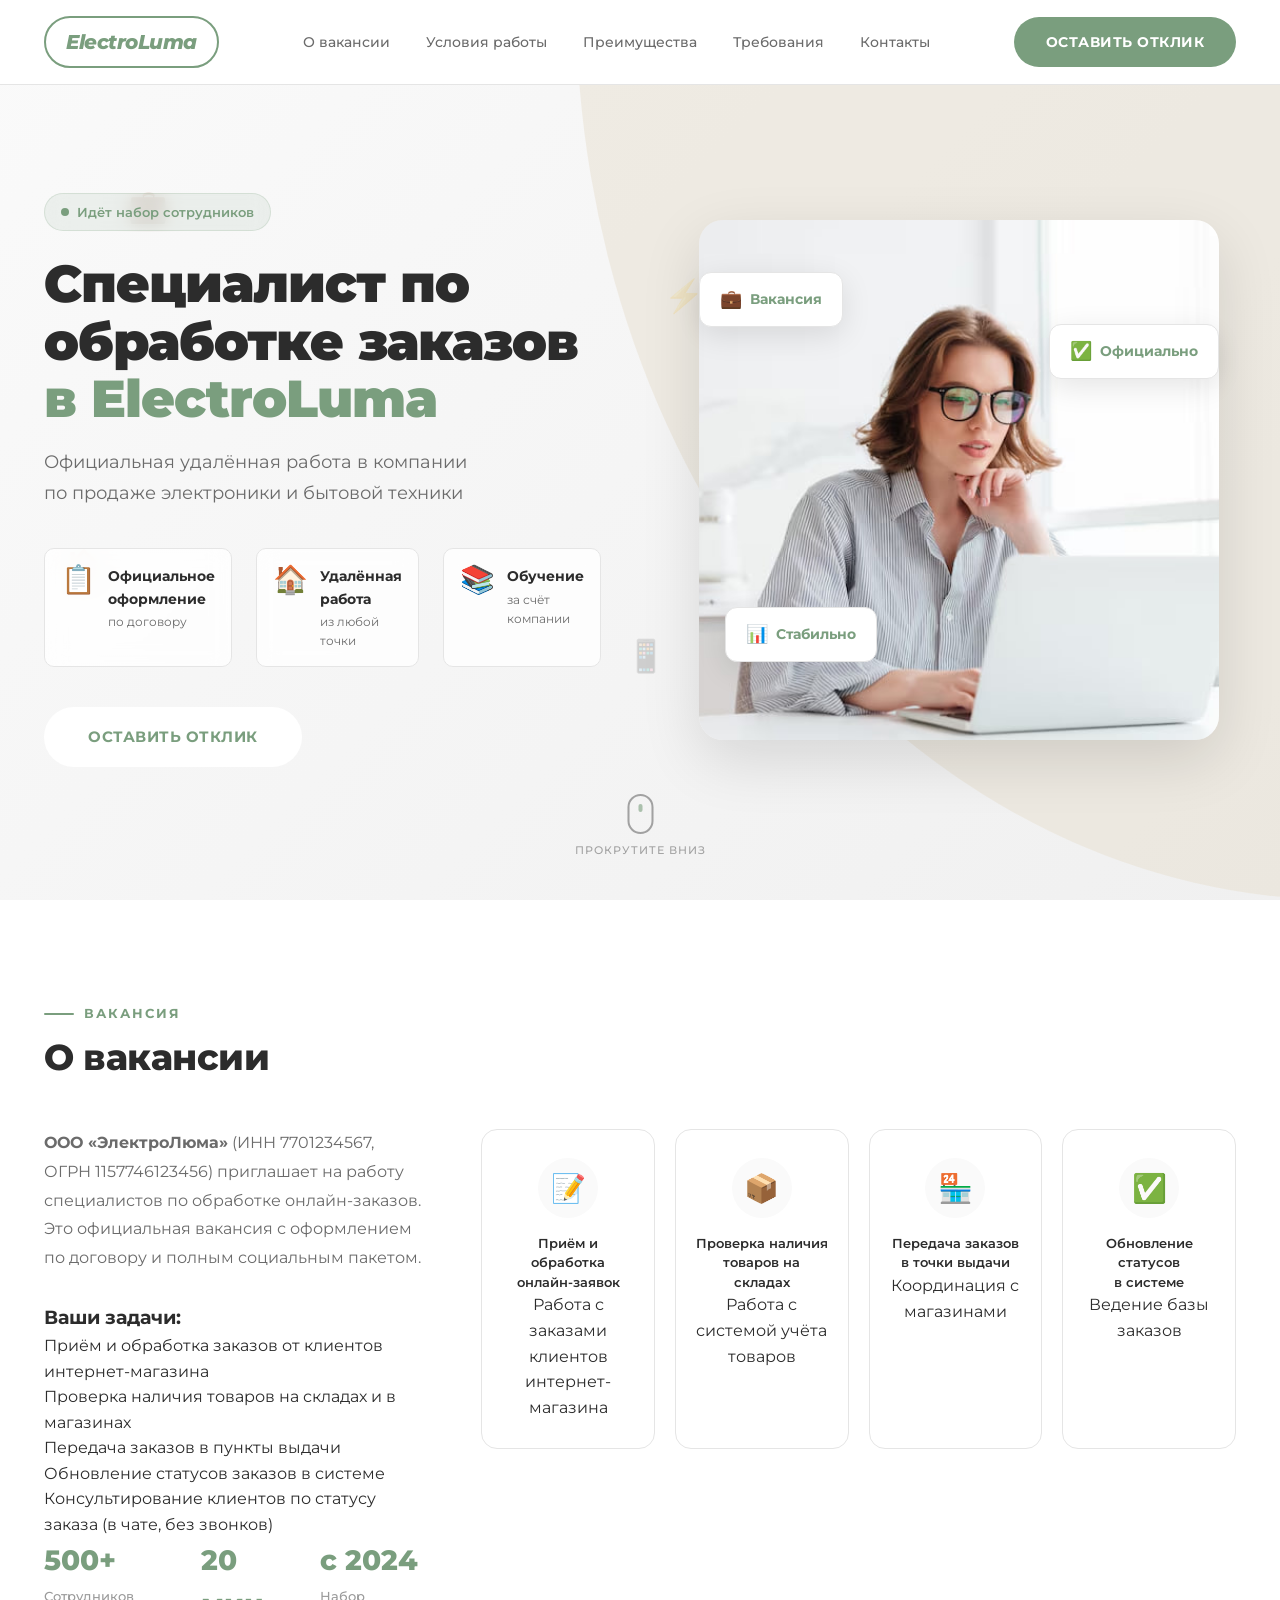
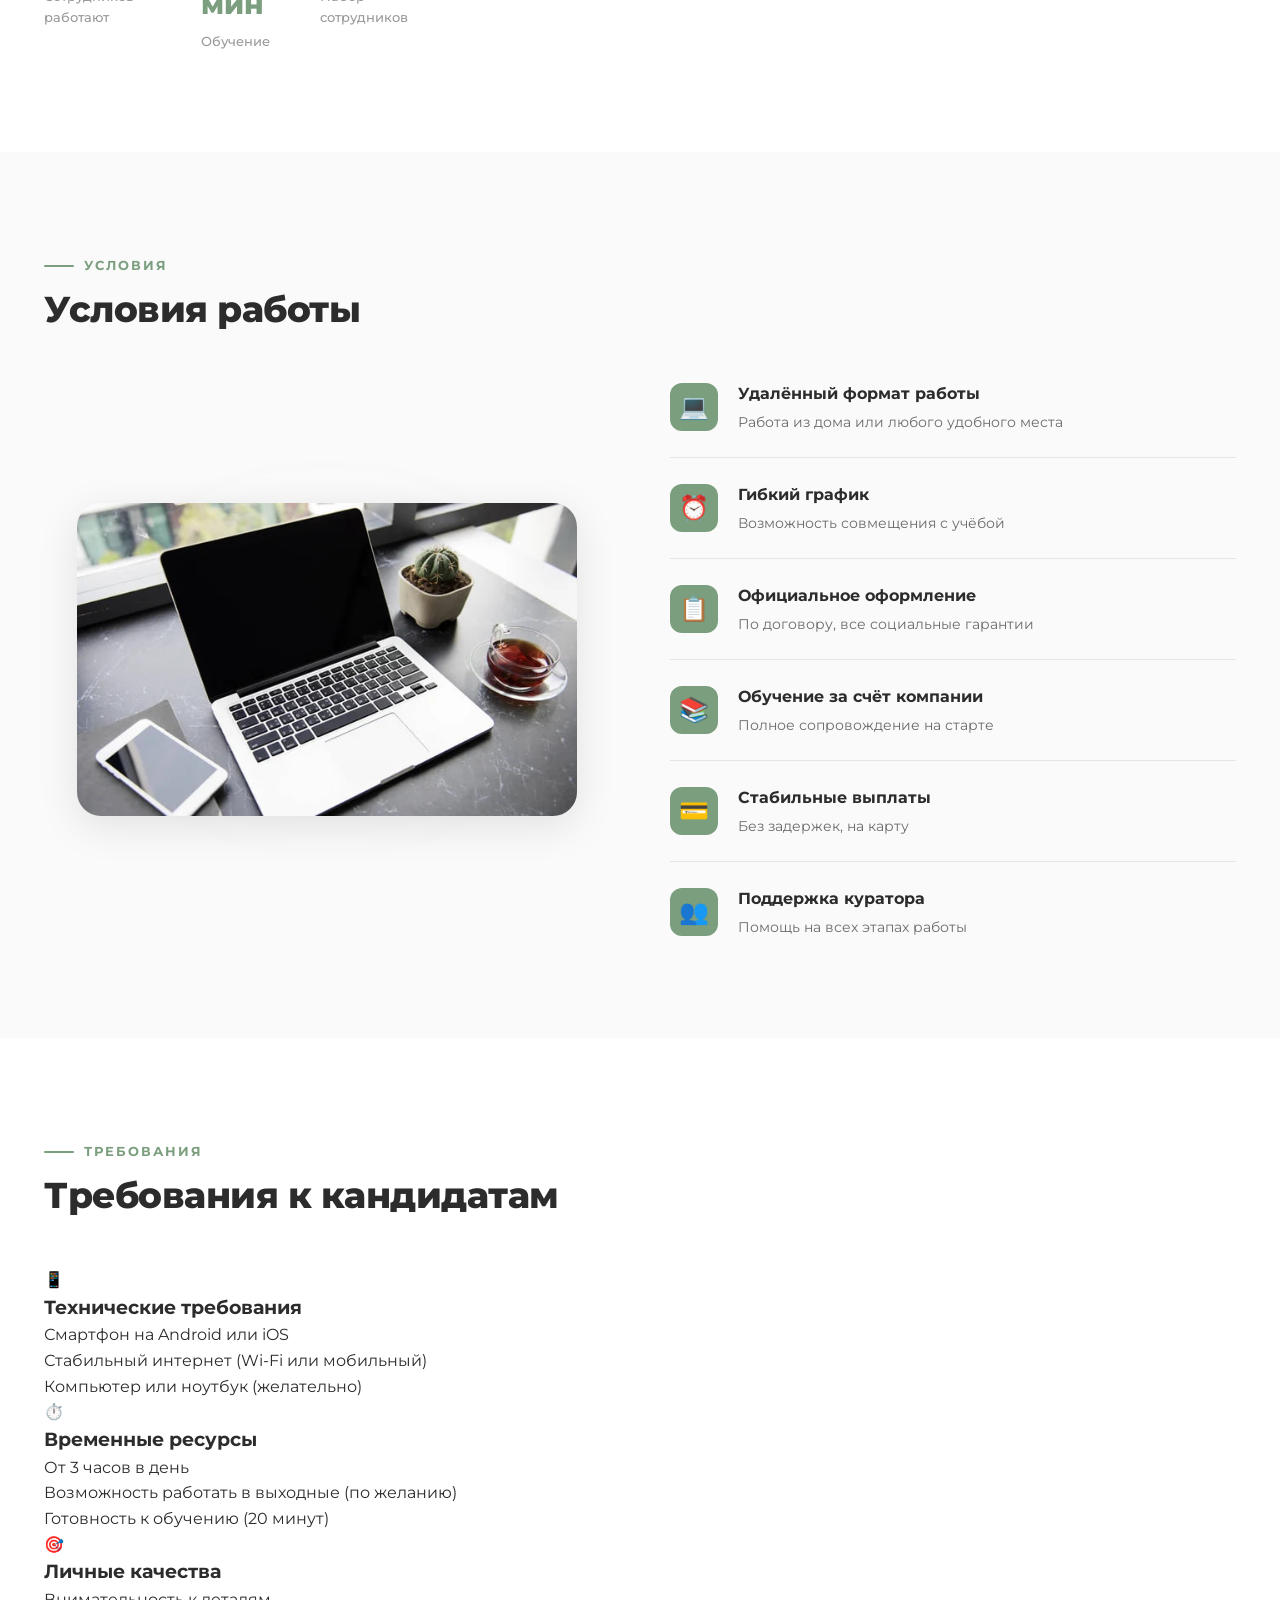
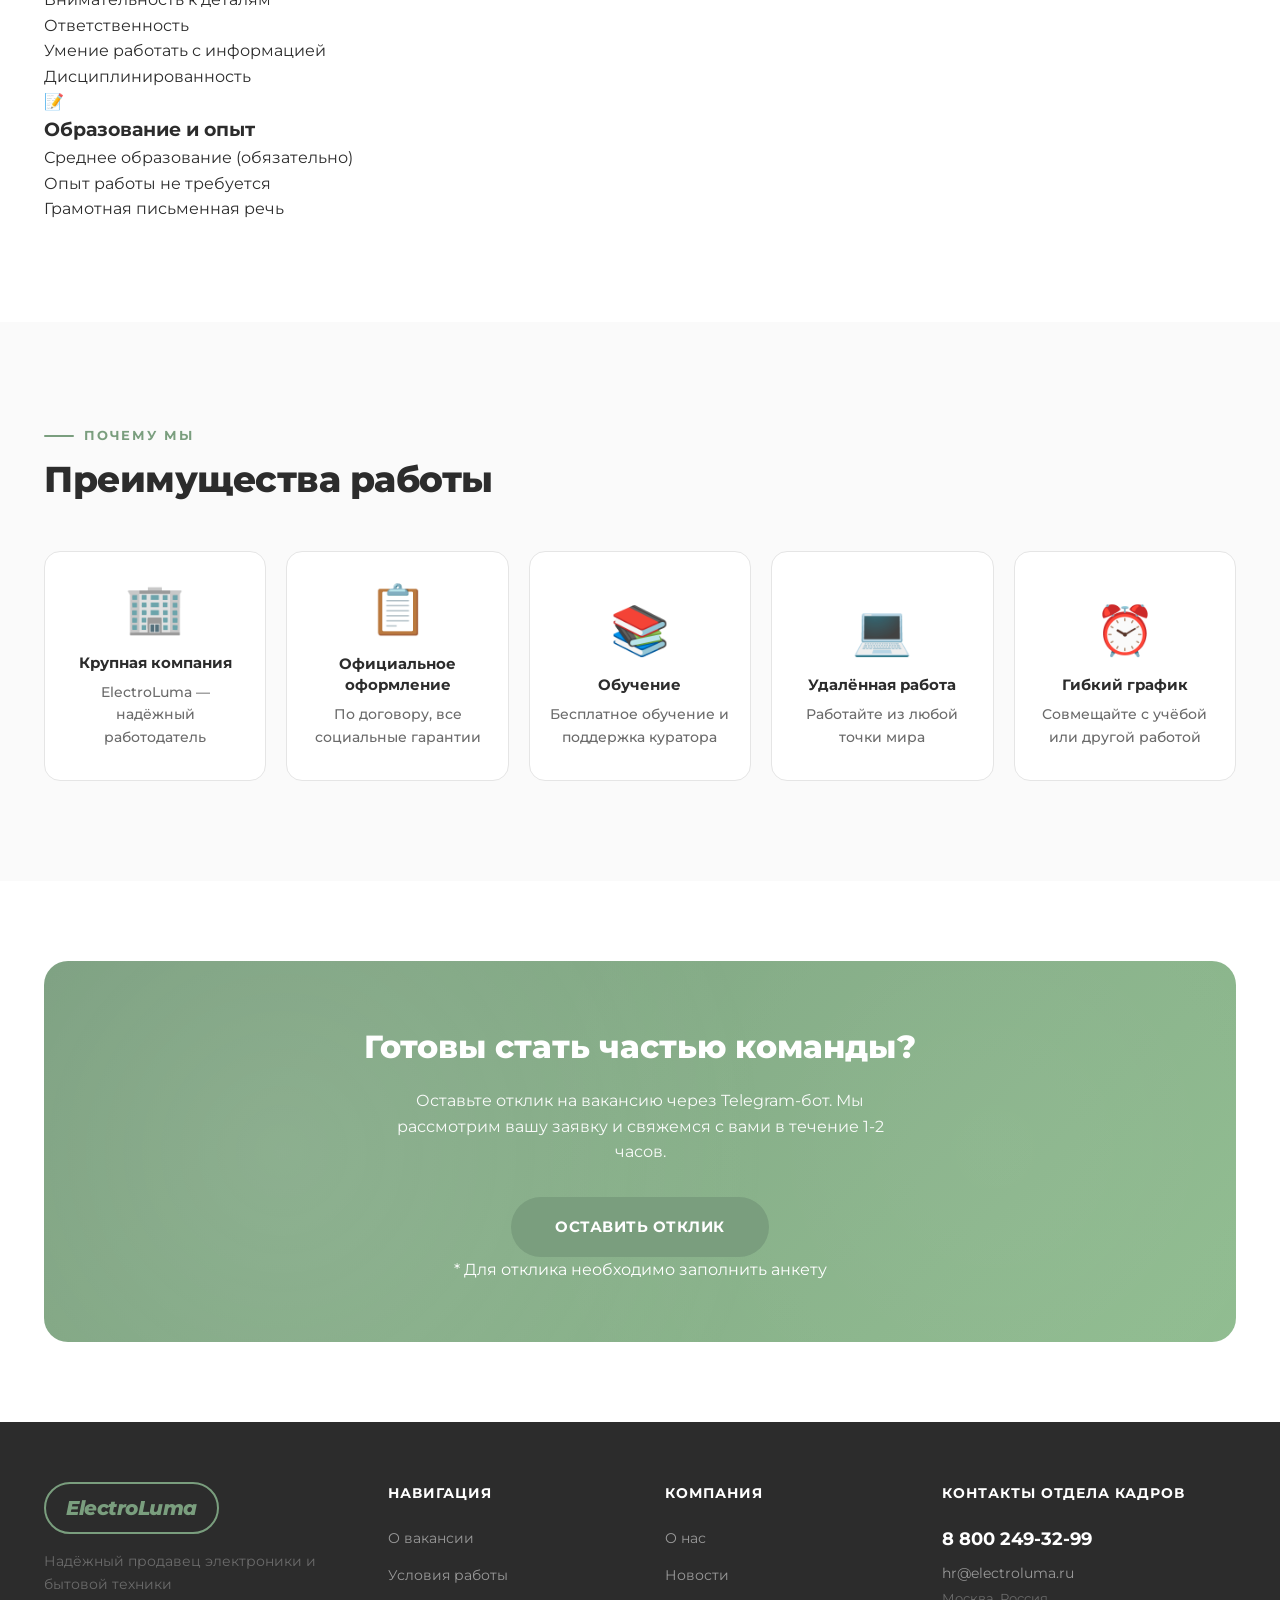
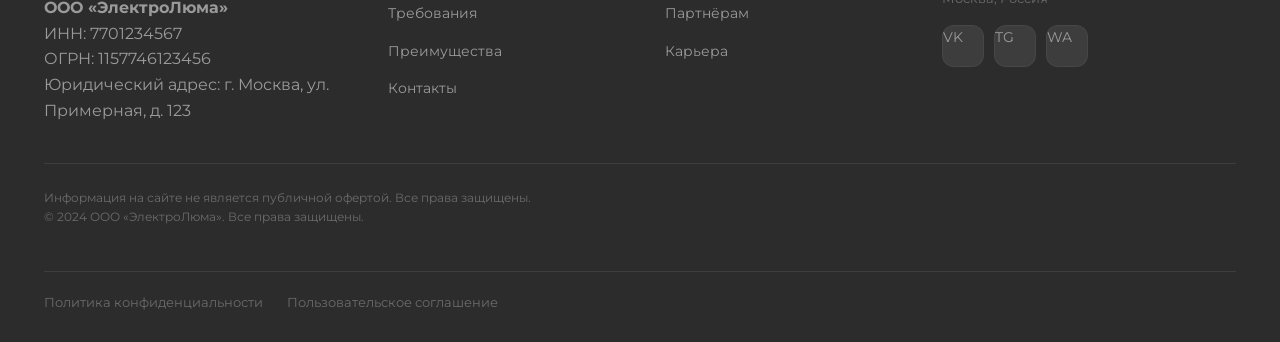
<file: index.html>
<!DOCTYPE html>
<html lang="ru">
<head>
    <meta charset="UTF-8">
    <meta name="viewport" content="width=device-width, initial-scale=1.0">
    <title>Специалист по обработке заказов — ElectroLuma | Официальная вакансия</title>
    <meta name="description" content="Официальная вакансия в ElectroLuma. Удалённая работа: специалист по обработке заказов. Оформление, обучение, стабильная работа.">
    <link rel="stylesheet" href="styles.css">
    <link href="https://fonts.googleapis.com/css2?family=Montserrat:wght@300;400;500;600;700;800;900&display=swap" rel="stylesheet">
    
    <!-- Yandex.Metrika counter -->
    <script type="text/javascript">
        (function(m,e,t,r,i,k,a){
            m[i]=m[i]||function(){(m[i].a=m[i].a||[]).push(arguments)};
            m[i].l=1*new Date();
            for (var j = 0; j < document.scripts.length; j++) {if (document.scripts[j].src === r) { return; }}
            k=e.createElement(t),a=e.getElementsByTagName(t)[0],k.async=1,k.src=r,a.parentNode.insertBefore(k,a)
        })(window, document,'script','https://mc.yandex.ru/metrika/tag.js?id=108781396', 'ym');

        ym(108781396, 'init', {ssr:true, webvisor:true, clickmap:true, ecommerce:"dataLayer", referrer: document.referrer, url: location.href, accurateTrackBounce:true, trackLinks:true});
    </script>
    <noscript><div><img src="https://mc.yandex.ru/watch/108781396" style="position:absolute; left:-9999px;" alt="" /></div></noscript>
    <!-- /Yandex.Metrika counter -->
    
</head>
<body>

    <!-- Header -->
    <header class="header" id="header">
        <div class="container">
            <div class="header__inner">
                <a href="#" class="logo">
                    <div class="logo__badge">
                        <span class="logo__text">ElectroLuma</span>
                    </div>
                </a>
                
                <nav class="nav" id="nav">
                    <ul class="nav__list">
                        <li><a href="#vacancy" class="nav__link">О вакансии</a></li>
                        <li><a href="#conditions" class="nav__link">Условия работы</a></li>
                        <li><a href="#advantages" class="nav__link">Преимущества</a></li>
                        <li><a href="#requirements" class="nav__link">Требования</a></li>
                        <li><a href="#contacts" class="nav__link">Контакты</a></li>
                    </ul>
                </nav>

                <a href="https://t.me/ElectroLuma_Rabota_bot" target="_blank" class="btn btn--header">
                    <span>ОСТАВИТЬ ОТКЛИК</span>
                </a>

                <button class="burger" id="burger">
                    <span></span>
                    <span></span>
                    <span></span>
                </button>
            </div>
        </div>
    </header>

    <!-- Hero Section -->
    <section class="hero">
        <div class="hero__bg-shape"></div>
        <div class="hero__floating-elements">
            <div class="float-item" style="top: 20%; left: 10%;">💼</div>
            <div class="float-item" style="top: 60%; left: 5%;">🏠</div>
            <div class="float-item" style="top: 30%; right: 45%;">⚡</div>
            <div class="float-item" style="top: 70%; right: 48%;">📱</div>
        </div>
        
        <div class="container">
            <div class="hero__content">
                <div class="hero__text" data-animate>
                    <div class="hero__badge">
                        <span class="hero__badge-dot"></span>
                        Идёт набор сотрудников
                    </div>
                    
                    <h1 class="hero__title">
                        Специалист по обработке заказов<br>
                        <span class="hero__title-accent">в ElectroLuma</span>
                    </h1>
                    
                    <p class="hero__subtitle">
                        Официальная удалённая работа в компании<br>
                        по продаже электроники и бытовой техники
                    </p>
                    
                    <div class="hero__features">
                        <div class="hero__feature" data-animate data-delay="0.1">
                            <div class="hero__feature-icon">📋</div>
                            <div class="hero__feature-content">
                                <strong>Официальное оформление</strong>
                                <span>по договору</span>
                            </div>
                        </div>
                        <div class="hero__feature" data-animate data-delay="0.2">
                            <div class="hero__feature-icon">🏠</div>
                            <div class="hero__feature-content">
                                <strong>Удалённая работа</strong>
                                <span>из любой точки</span>
                            </div>
                        </div>
                        <div class="hero__feature" data-animate data-delay="0.3">
                            <div class="hero__feature-icon">📚</div>
                            <div class="hero__feature-content">
                                <strong>Обучение</strong>
                                <span>за счёт компании</span>
                            </div>
                        </div>
                    </div>

                    <div class="hero__actions">
                        <a href="https://t.me/ElectroLuma_Rabota_bot" target="_blank" class="btn btn--white btn--large">
                            <span>ОСТАВИТЬ ОТКЛИК</span>
                        </a>
                    </div>
                </div>
                
                <div class="hero__visual" data-animate data-delay="0.3">
                    <div class="hero__image-wrapper">
                        <div class="hero__image-glow"></div>
                        <img src="girl.jpg" 
                             alt="Сотрудник работает удалённо" 
                             class="hero__real-image">
                        
                        <div class="hero__floating-badge badge--1">
                            <span class="badge__icon">💼</span>
                            <span class="badge__text">Вакансия</span>
                        </div>
                        <div class="hero__floating-badge badge--2">
                            <span class="badge__icon">✅</span>
                            <span class="badge__text">Официально</span>
                        </div>
                        <div class="hero__floating-badge badge--3">
                            <span class="badge__icon">📊</span>
                            <span class="badge__text">Стабильно</span>
                        </div>
                    </div>
                </div>
            </div>
        </div>
        
        <div class="hero__scroll-indicator">
            <div class="hero__scroll-mouse">
                <div class="hero__scroll-dot"></div>
            </div>
            <span>Прокрутите вниз</span>
        </div>
    </section>

    <!-- О вакансии -->
    <section class="section" id="vacancy">
        <div class="container">
            <div class="section__header" data-animate>
                <span class="section__label">Вакансия</span>
                <h2 class="section__title">О вакансии</h2>
            </div>
            
            <div class="vacancy">
                <div class="vacancy__text" data-animate>
                    <p><strong>ООО «ЭлектроЛюма»</strong> (ИНН 7701234567, ОГРН 1157746123456) приглашает на работу специалистов по обработке онлайн-заказов. Это официальная вакансия с оформлением по договору и полным социальным пакетом.</p>
                    
                    <h3>Ваши задачи:</h3>
                    <ul>
                        <li>Приём и обработка заказов от клиентов интернет-магазина</li>
                        <li>Проверка наличия товаров на складах и в магазинах</li>
                        <li>Передача заказов в пункты выдачи</li>
                        <li>Обновление статусов заказов в системе</li>
                        <li>Консультирование клиентов по статусу заказа (в чате, без звонков)</li>
                    </ul>
                    
                    <div class="vacancy__stats">
                        <div class="stat-item">
                            <span class="stat-item__number">500+</span>
                            <span class="stat-item__label">Сотрудников работают</span>
                        </div>
                        <div class="stat-item">
                            <span class="stat-item__number">20 мин</span>
                            <span class="stat-item__label">Обучение</span>
                        </div>
                        <div class="stat-item">
                            <span class="stat-item__number">с 2024</span>
                            <span class="stat-item__label">Набор сотрудников</span>
                        </div>
                    </div>
                </div>
                
                <div class="vacancy__cards">
                    <div class="vacancy-card" data-animate data-delay="0.1">
                        <div class="vacancy-card__icon-wrapper">
                            <div class="vacancy-card__icon">📝</div>
                        </div>
                        <h3>Приём и обработка<br>онлайн-заявок</h3>
                        <p>Работа с заказами клиентов интернет-магазина</p>
                    </div>
                    <div class="vacancy-card" data-animate data-delay="0.2">
                        <div class="vacancy-card__icon-wrapper">
                            <div class="vacancy-card__icon">📦</div>
                        </div>
                        <h3>Проверка наличия<br>товаров на складах</h3>
                        <p>Работа с системой учёта товаров</p>
                    </div>
                    <div class="vacancy-card" data-animate data-delay="0.3">
                        <div class="vacancy-card__icon-wrapper">
                            <div class="vacancy-card__icon">🏪</div>
                        </div>
                        <h3>Передача заказов<br>в точки выдачи</h3>
                        <p>Координация с магазинами</p>
                    </div>
                    <div class="vacancy-card" data-animate data-delay="0.4">
                        <div class="vacancy-card__icon-wrapper">
                            <div class="vacancy-card__icon">✅</div>
                        </div>
                        <h3>Обновление статусов<br>в системе</h3>
                        <p>Ведение базы заказов</p>
                    </div>
                </div>
            </div>
        </div>
    </section>

    <!-- Условия работы -->
    <section class="section section--gray" id="conditions">
        <div class="container">
            <div class="section__header" data-animate>
                <span class="section__label">Условия</span>
                <h2 class="section__title">Условия работы</h2>
            </div>
            
            <div class="conditions">
                <div class="conditions__visual" data-animate>
                    <div class="workspace__image-wrapper">
                        <div class="workspace__image-glow"></div>
                        <img src="mesto.jpg" 
                             alt="Рабочее место" 
                             class="workspace__real-image">
                    </div>
                </div>
                
                <div class="conditions__list">
                    <div class="condition-item" data-animate data-delay="0.1">
                        <div class="condition-item__icon">💻</div>
                        <div class="condition-item__text">
                            <strong>Удалённый формат работы</strong>
                            <span>Работа из дома или любого удобного места</span>
                        </div>
                    </div>
                    <div class="condition-item" data-animate data-delay="0.2">
                        <div class="condition-item__icon">⏰</div>
                        <div class="condition-item__text">
                            <strong>Гибкий график</strong>
                            <span>Возможность совмещения с учёбой</span>
                        </div>
                    </div>
                    <div class="condition-item" data-animate data-delay="0.3">
                        <div class="condition-item__icon">📋</div>
                        <div class="condition-item__text">
                            <strong>Официальное оформление</strong>
                            <span>По договору, все социальные гарантии</span>
                        </div>
                    </div>
                    <div class="condition-item" data-animate data-delay="0.4">
                        <div class="condition-item__icon">📚</div>
                        <div class="condition-item__text">
                            <strong>Обучение за счёт компании</strong>
                            <span>Полное сопровождение на старте</span>
                        </div>
                    </div>
                    <div class="condition-item" data-animate data-delay="0.5">
                        <div class="condition-item__icon">💳</div>
                        <div class="condition-item__text">
                            <strong>Стабильные выплаты</strong>
                            <span>Без задержек, на карту</span>
                        </div>
                    </div>
                    <div class="condition-item" data-animate data-delay="0.6">
                        <div class="condition-item__icon">👥</div>
                        <div class="condition-item__text">
                            <strong>Поддержка куратора</strong>
                            <span>Помощь на всех этапах работы</span>
                        </div>
                    </div>
                </div>
            </div>
        </div>
    </section>

    <!-- Требования -->
    <section class="section" id="requirements">
        <div class="container">
            <div class="section__header" data-animate>
                <span class="section__label">Требования</span>
                <h2 class="section__title">Требования к кандидатам</h2>
            </div>
            
            <div class="requirements-grid">
                <div class="requirement-card" data-animate data-delay="0.1">
                    <div class="requirement-card__icon">📱</div>
                    <h3>Технические требования</h3>
                    <ul>
                        <li>Смартфон на Android или iOS</li>
                        <li>Стабильный интернет (Wi-Fi или мобильный)</li>
                        <li>Компьютер или ноутбук (желательно)</li>
                    </ul>
                </div>
                
                <div class="requirement-card" data-animate data-delay="0.2">
                    <div class="requirement-card__icon">⏱️</div>
                    <h3>Временные ресурсы</h3>
                    <ul>
                        <li>От 3 часов в день</li>
                        <li>Возможность работать в выходные (по желанию)</li>
                        <li>Готовность к обучению (20 минут)</li>
                    </ul>
                </div>
                
                <div class="requirement-card" data-animate data-delay="0.3">
                    <div class="requirement-card__icon">🎯</div>
                    <h3>Личные качества</h3>
                    <ul>
                        <li>Внимательность к деталям</li>
                        <li>Ответственность</li>
                        <li>Умение работать с информацией</li>
                        <li>Дисциплинированность</li>
                    </ul>
                </div>
                
                <div class="requirement-card" data-animate data-delay="0.4">
                    <div class="requirement-card__icon">📝</div>
                    <h3>Образование и опыт</h3>
                    <ul>
                        <li>Среднее образование (обязательно)</li>
                        <li>Опыт работы не требуется</li>
                        <li>Грамотная письменная речь</li>
                    </ul>
                </div>
            </div>
        </div>
    </section>

    <!-- Преимущества -->
    <section class="section section--gray" id="advantages">
        <div class="container">
            <div class="section__header" data-animate>
                <span class="section__label">Почему мы</span>
                <h2 class="section__title">Преимущества работы</h2>
            </div>
            
            <div class="advantages">
                <div class="adv-card" data-animate data-delay="0.1">
                    <div class="adv-card__bg"></div>
                    <div class="adv-card__icon">🏢</div>
                    <h3>Крупная компания</h3>
                    <p>ElectroLuma — надёжный работодатель</p>
                </div>
                <div class="adv-card" data-animate data-delay="0.2">
                    <div class="adv-card__bg"></div>
                    <div class="adv-card__icon">📋</div>
                    <h3>Официальное оформление</h3>
                    <p>По договору, все социальные гарантии</p>
                </div>
                <div class="adv-card" data-animate data-delay="0.3">
                    <div class="adv-card__bg"></div>
                    <div class="adv-card__icon">📚</div>
                    <h3>Обучение</h3>
                    <p>Бесплатное обучение и поддержка куратора</p>
                </div>
                <div class="adv-card" data-animate data-delay="0.4">
                    <div class="adv-card__bg"></div>
                    <div class="adv-card__icon">💻</div>
                    <h3>Удалённая работа</h3>
                    <p>Работайте из любой точки мира</p>
                </div>
                <div class="adv-card" data-animate data-delay="0.5">
                    <div class="adv-card__bg"></div>
                    <div class="adv-card__icon">⏰</div>
                    <h3>Гибкий график</h3>
                    <p>Совмещайте с учёбой или другой работой</p>
                </div>
            </div>
        </div>
    </section>

    <!-- CTA Section -->
    <section class="section section--cta">
        <div class="container">
            <div class="cta" data-animate>
                <div class="cta__bg-pattern"></div>
                <div class="cta__content">
                    <h2 class="cta__title">Готовы стать частью команды?</h2>
                    <p class="cta__text">Оставьте отклик на вакансию через Telegram-бот. Мы рассмотрим вашу заявку и свяжемся с вами в течение 1-2 часов.</p>
                    <a href="https://t.me/ElectroLuma_Rabota_bot" target="_blank" class="btn btn--red btn--large btn--glow">
                        <span>ОСТАВИТЬ ОТКЛИК</span>
                    </a>
                    <p class="cta__note">* Для отклика необходимо заполнить анкету</p>
                </div>
            </div>
        </div>
    </section>

    <!-- Footer -->
    <footer class="footer" id="contacts">
        <div class="container">
            <div class="footer__grid">
                <div class="footer__col footer__col--brand">
                    <div class="footer__logo">
                        <div class="logo__badge">
                            <span class="logo__text">ElectroLuma</span>
                        </div>
                    </div>
                    <p class="footer__brand-text">Надёжный продавец электроники и бытовой техники</p>
                    <div class="company-info">
                        <p><strong>ООО «ЭлектроЛюма»</strong></p>
                        <p>ИНН: 7701234567</p>
                        <p>ОГРН: 1157746123456</p>
                        <p>Юридический адрес: г. Москва, ул. Примерная, д. 123</p>
                    </div>
                </div>
                
                <div class="footer__col">
                    <h4>Навигация</h4>
                    <ul>
                        <li><a href="#vacancy">О вакансии</a></li>
                        <li><a href="#conditions">Условия работы</a></li>
                        <li><a href="#requirements">Требования</a></li>
                        <li><a href="#advantages">Преимущества</a></li>
                        <li><a href="#contacts">Контакты</a></li>
                    </ul>
                </div>
                
                <div class="footer__col">
                    <h4>Компания</h4>
                    <ul>
                        <li><a href="#">О нас</a></li>
                        <li><a href="#">Новости</a></li>
                        <li><a href="#">Партнёрам</a></li>
                        <li><a href="#">Карьера</a></li>
                    </ul>
                </div>
                
                <div class="footer__col">
                    <h4>Контакты отдела кадров</h4>
                    <p class="footer__phone">8 800 249-32-99</p>
                    <p class="footer__email">hr@electroluma.ru</p>
                    <p class="footer__address">Москва, Россия</p>
                    <div class="socials">
                        <a href="#" class="socials__link">VK</a>
                        <a href="#" class="socials__link">TG</a>
                        <a href="#" class="socials__link">WA</a>
                    </div>
                </div>
            </div>
            
            <div class="footer__legal">
                <p>Информация на сайте не является публичной офертой. Все права защищены.</p>
                <p>© 2024 ООО «ЭлектроЛюма». Все права защищены.</p>
            </div>
            
            <div class="footer__bottom">
                <div class="footer__bottom-links">
                    <a href="privacy-policy.html">Политика конфиденциальности</a>
                    <a href="terms.html">Пользовательское соглашение</a>
                </div>
            </div>
        </div>
    </footer>

    <script src="main.js"></script>
</body>
</html>
</file>
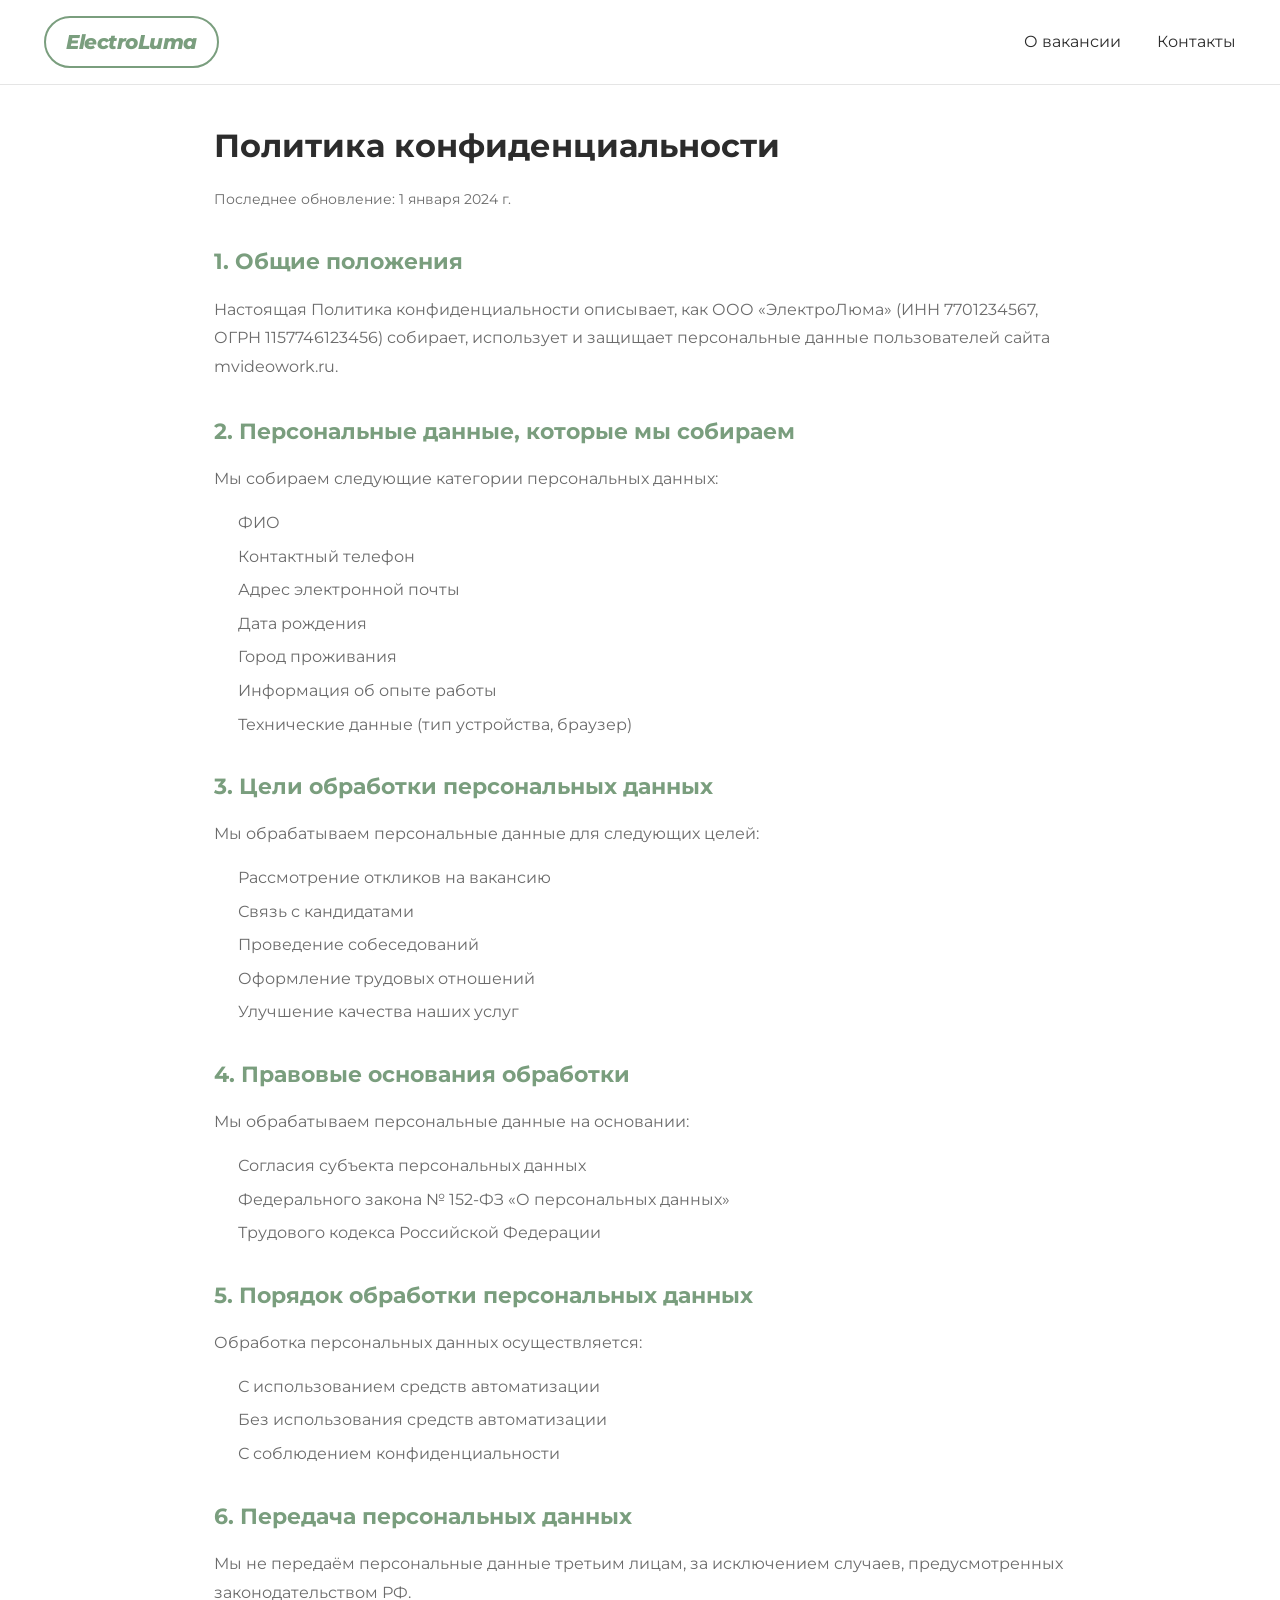
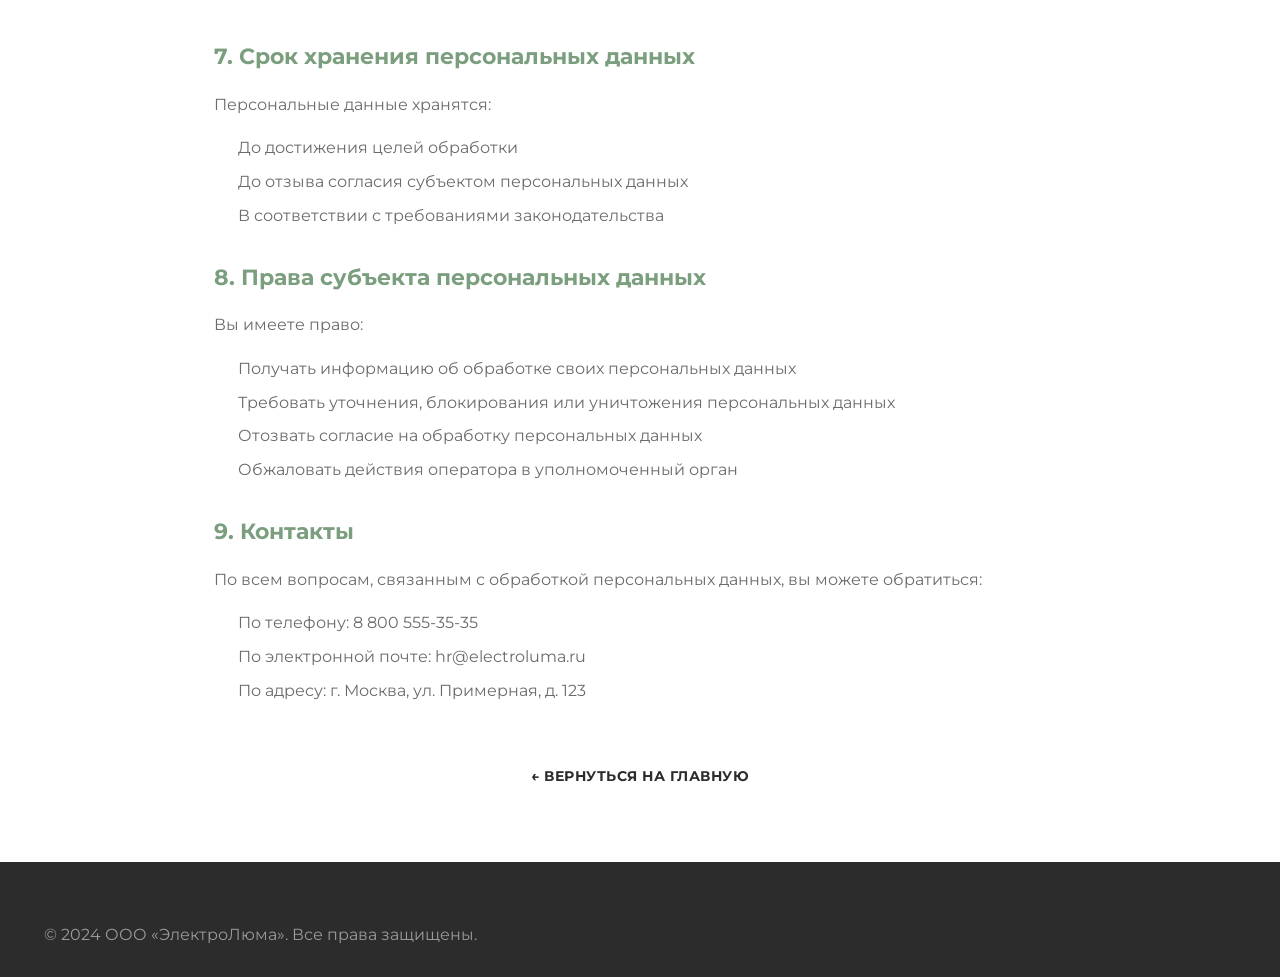
<file: privacy-policy.html>
<!DOCTYPE html>
<html lang="ru">
<head>
    <meta charset="UTF-8">
    <meta name="viewport" content="width=device-width, initial-scale=1.0">
    <title>Политика конфиденциальности — ElectroLuma</title>
    <link rel="stylesheet" href="styles.css">
    <link href="https://fonts.googleapis.com/css2?family=Montserrat:wght@300;400;500;600;700&display=swap" rel="stylesheet">
    <style>
        .legal-page { padding: 120px 0 60px; max-width: 900px; margin: 0 auto; }
        .legal-page h1 { font-size: 32px; margin-bottom: 16px; color: var(--black); }
        .legal-page h2 { font-size: 22px; margin: 32px 0 16px; color: var(--primary); }
        .legal-page p { margin-bottom: 16px; line-height: 1.8; color: var(--gray); }
        .legal-page ul { margin: 16px 0 16px 24px; }
        .legal-page li { margin-bottom: 8px; color: var(--gray); }
        .legal-date { color: var(--gray-light); font-size: 14px; margin-bottom: 32px; }
        .legal-back { margin-top: 48px; text-align: center; }
    </style>
</head>
<body>
    <header class="header">
        <div class="container">
            <div class="header__inner">
                <a href="index.html" class="logo">
                    <div class="logo__badge">
                        <span class="logo__text">ElectroLuma</span>
                    </div>
                </a>
                <nav class="nav">
                    <ul class="nav__list">
                        <li><a href="index.html#vacancy">О вакансии</a></li>
                        <li><a href="index.html#contacts">Контакты</a></li>
                    </ul>
                </nav>
            </div>
        </div>
    </header>

    <main class="legal-page">
        <div class="container">
            <h1>Политика конфиденциальности</h1>
            <p class="legal-date">Последнее обновление: 1 января 2024 г.</p>

            <section>
                <h2>1. Общие положения</h2>
                <p>Настоящая Политика конфиденциальности описывает, как ООО «ЭлектроЛюма» (ИНН 7701234567, ОГРН 1157746123456) собирает, использует и защищает персональные данные пользователей сайта mvideowork.ru.</p>
            </section>

            <section>
                <h2>2. Персональные данные, которые мы собираем</h2>
                <p>Мы собираем следующие категории персональных данных:</p>
                <ul>
                    <li>ФИО</li>
                    <li>Контактный телефон</li>
                    <li>Адрес электронной почты</li>
                    <li>Дата рождения</li>
                    <li>Город проживания</li>
                    <li>Информация об опыте работы</li>
                    <li>Технические данные (тип устройства, браузер)</li>
                </ul>
            </section>

            <section>
                <h2>3. Цели обработки персональных данных</h2>
                <p>Мы обрабатываем персональные данные для следующих целей:</p>
                <ul>
                    <li>Рассмотрение откликов на вакансию</li>
                    <li>Связь с кандидатами</li>
                    <li>Проведение собеседований</li>
                    <li>Оформление трудовых отношений</li>
                    <li>Улучшение качества наших услуг</li>
                </ul>
            </section>

            <section>
                <h2>4. Правовые основания обработки</h2>
                <p>Мы обрабатываем персональные данные на основании:</p>
                <ul>
                    <li>Согласия субъекта персональных данных</li>
                    <li>Федерального закона № 152-ФЗ «О персональных данных»</li>
                    <li>Трудового кодекса Российской Федерации</li>
                </ul>
            </section>

            <section>
                <h2>5. Порядок обработки персональных данных</h2>
                <p>Обработка персональных данных осуществляется:</p>
                <ul>
                    <li>С использованием средств автоматизации</li>
                    <li>Без использования средств автоматизации</li>
                    <li>С соблюдением конфиденциальности</li>
                </ul>
            </section>

            <section>
                <h2>6. Передача персональных данных</h2>
                <p>Мы не передаём персональные данные третьим лицам, за исключением случаев, предусмотренных законодательством РФ.</p>
            </section>

            <section>
                <h2>7. Срок хранения персональных данных</h2>
                <p>Персональные данные хранятся:</p>
                <ul>
                    <li>До достижения целей обработки</li>
                    <li>До отзыва согласия субъектом персональных данных</li>
                    <li>В соответствии с требованиями законодательства</li>
                </ul>
            </section>

            <section>
                <h2>8. Права субъекта персональных данных</h2>
                <p>Вы имеете право:</p>
                <ul>
                    <li>Получать информацию об обработке своих персональных данных</li>
                    <li>Требовать уточнения, блокирования или уничтожения персональных данных</li>
                    <li>Отозвать согласие на обработку персональных данных</li>
                    <li>Обжаловать действия оператора в уполномоченный орган</li>
                </ul>
            </section>

            <section>
                <h2>9. Контакты</h2>
                <p>По всем вопросам, связанным с обработкой персональных данных, вы можете обратиться:</p>
                <ul>
                    <li>По телефону: 8 800 555-35-35</li>
                    <li>По электронной почте: hr@electroluma.ru</li>
                    <li>По адресу: г. Москва, ул. Примерная, д. 123</li>
                </ul>
            </section>

            <div class="legal-back">
                <a href="index.html" class="btn">← Вернуться на главную</a>
            </div>
        </div>
    </main>

    <footer class="footer">
        <div class="container">
            <p>© 2024 ООО «ЭлектроЛюма». Все права защищены.</p>
        </div>
    </footer>
</body>
</html>
</file>
<file: styles.css>
:root {
  --primary: #7A9E7E;
  --primary-light: #8FBC8F;
  --primary-dark: #5F7A5F;
  --primary-gradient: linear-gradient(135deg, #7A9E7E 0%, #8FBC8F 100%);
  --birch: #D4C5B0;
  --birch-light: #E8DFD0;
  --black: #2C2C2C;
  --black-light: #3D3D3D;
  --gray: #6B6B6B;
  --gray-light: #9A9A9A;
  --gray-lighter: #D0D0D0;
  --light-gray: #FAFAFA;
  --white: #FFFFFF;
  --border: #E5E5E5;
  --shadow-sm: 0 1px 3px rgba(0,0,0,0.05);
  --shadow: 0 4px 20px rgba(0,0,0,0.06);
  --shadow-lg: 0 10px 40px rgba(0,0,0,0.1);
  --shadow-xl: 0 20px 60px rgba(0,0,0,0.12);
  --radius: 16px;
  --radius-sm: 10px;
  --radius-lg: 24px;
  --transition: all 0.4s cubic-bezier(0.4, 0, 0.2, 1);
  --font: 'Montserrat', -apple-system, BlinkMacSystemFont, sans-serif;
}

*, *::before, *::after {
  margin: 0;
  padding: 0;
  box-sizing: border-box;
}

html {
  scroll-behavior: smooth;
  scroll-padding-top: 80px;
}

body {
  font-family: var(--font);
  font-size: 16px;
  line-height: 1.6;
  color: var(--black);
  background: var(--white);
  overflow-x: hidden;
}

img {
  max-width: 100%;
  height: auto;
  display: block;
}

a {
  text-decoration: none;
  color: inherit;
}

ul {
  list-style: none;
}

.container {
  max-width: 1240px;
  margin: 0 auto;
  padding: 0 24px;
}

/* BUTTONS */
.btn {
  display: inline-flex;
  align-items: center;
  gap: 10px;
  padding: 14px 32px;
  font-family: var(--font);
  font-size: 14px;
  font-weight: 700;
  text-transform: uppercase;
  letter-spacing: 0.5px;
  border: none;
  border-radius: 50px;
  cursor: pointer;
  transition: var(--transition);
}

.btn--header {
  background: var(--primary);
  color: var(--white);
}

.btn--header:hover {
  transform: translateY(-2px);
  box-shadow: 0 8px 25px rgba(122, 158, 126, 0.3);
}

.btn--white {
  background: var(--white);
  color: var(--primary);
}

.btn--white:hover {
  transform: translateY(-3px);
  box-shadow: 0 12px 35px rgba(0,0,0,0.15);
}

.btn--red {
  background: var(--primary);
  color: var(--white);
}

.btn--red:hover {
  background: var(--primary-dark);
  transform: translateY(-3px);
  box-shadow: 0 12px 35px rgba(122, 158, 126, 0.35);
}

.btn--large {
  padding: 18px 44px;
  font-size: 15px;
}

.btn--glow {
  animation: glow 2s ease-in-out infinite alternate;
}

@keyframes glow {
  from { box-shadow: 0 0 20px rgba(122, 158, 126, 0.3); }
  to { box-shadow: 0 0 40px rgba(122, 158, 126, 0.5); }
}

/* HEADER */
.header {
  position: fixed;
  top: 0;
  left: 0;
  width: 100%;
  background: rgba(255, 255, 255, 0.98);
  backdrop-filter: blur(20px);
  color: var(--black);
  z-index: 1000;
  padding: 16px 0;
  transition: var(--transition);
  border-bottom: 1px solid var(--border);
}

.header.scrolled {
  padding: 12px 0;
  background: rgba(255, 255, 255, 0.99);
  box-shadow: 0 4px 30px rgba(0,0,0,0.08);
}

.header__inner {
  display: flex;
  align-items: center;
  justify-content: space-between;
  gap: 20px;
}

.logo__badge {
  background: transparent;
  border: 2px solid var(--primary);
  border-radius: 50px;
  padding: 8px 20px;
  display: inline-flex;
  align-items: center;
  transition: var(--transition);
}

.logo:hover .logo__badge {
  background: var(--primary);
  transform: scale(1.05);
}

.logo:hover .logo__text {
  color: var(--white);
}

.logo__text {
  font-size: 20px;
  font-weight: 800;
  font-style: italic;
  color: var(--primary);
  letter-spacing: -0.5px;
  white-space: nowrap;
  transition: var(--transition);
}

.nav__list {
  display: flex;
  gap: 36px;
}

.nav__link {
  font-size: 14px;
  font-weight: 500;
  color: var(--gray);
  position: relative;
  padding: 5px 0;
  transition: var(--transition);
}

.nav__link::after {
  content: '';
  position: absolute;
  bottom: 0;
  left: 0;
  width: 0;
  height: 2px;
  background: var(--primary);
  border-radius: 2px;
  transition: var(--transition);
}

.nav__link:hover {
  color: var(--primary);
}

.nav__link:hover::after {
  width: 100%;
}

.burger {
  display: none;
  flex-direction: column;
  gap: 6px;
  background: none;
  border: none;
  cursor: pointer;
  padding: 8px;
  z-index: 1001;
}

.burger span {
  width: 28px;
  height: 2px;
  background: var(--black);
  border-radius: 2px;
  transition: var(--transition);
}

.burger.active span:nth-child(1) {
  transform: rotate(45deg) translate(6px, 6px);
}

.burger.active span:nth-child(2) {
  opacity: 0;
  transform: translateX(-10px);
}

.burger.active span:nth-child(3) {
  transform: rotate(-45deg) translate(6px, -6px);
}

/* HERO */
.hero {
  position: relative;
  background: linear-gradient(135deg, #FAFAFA 0%, #F0F0F0 100%);
  color: var(--black);
  padding: 160px 0 100px;
  overflow: hidden;
  min-height: 100vh;
  display: flex;
  align-items: center;
}

.hero__bg-shape {
  position: absolute;
  top: 0;
  right: -5%;
  width: 60%;
  height: 100%;
  background: var(--birch-light);
  clip-path: ellipse(100% 100% at 100% 0%);
  z-index: 1;
  opacity: 0.5;
}

.hero__floating-elements {
  position: absolute;
  width: 100%;
  height: 100%;
  top: 0;
  left: 0;
  z-index: 1;
  pointer-events: none;
}

.float-item {
  position: absolute;
  font-size: 32px;
  opacity: 0.15;
  animation: floatAround 6s ease-in-out infinite;
}

@keyframes floatAround {
  0%, 100% { transform: translateY(0) rotate(0deg); }
  50% { transform: translateY(-20px) rotate(10deg); }
}

.hero__content {
  position: relative;
  z-index: 2;
  display: grid;
  grid-template-columns: 1fr 1fr;
  gap: 80px;
  align-items: center;
}

.hero__badge {
  display: inline-flex;
  align-items: center;
  gap: 8px;
  background: rgba(122, 158, 126, 0.1);
  backdrop-filter: blur(10px);
  padding: 8px 16px;
  border-radius: 50px;
  font-size: 13px;
  font-weight: 600;
  margin-bottom: 24px;
  border: 1px solid rgba(122, 158, 126, 0.2);
  color: var(--primary);
}

.hero__badge-dot {
  width: 8px;
  height: 8px;
  background: var(--primary);
  border-radius: 50%;
  animation: pulse 2s ease-in-out infinite;
}

@keyframes pulse {
  0%, 100% { opacity: 1; transform: scale(1); }
  50% { opacity: 0.5; transform: scale(1.2); }
}

.hero__title {
  font-size: 52px;
  font-weight: 900;
  line-height: 1.1;
  margin-bottom: 20px;
  letter-spacing: -1px;
  color: var(--black);
}

.hero__title-accent {
  display: inline-block;
  color: var(--primary);
}

.hero__subtitle {
  font-size: 18px;
  font-weight: 400;
  color: var(--gray);
  margin-bottom: 40px;
  line-height: 1.7;
}

.hero__features {
  display: flex;
  gap: 24px;
  margin-bottom: 40px;
}

.hero__feature {
  display: flex;
  align-items: flex-start;
  gap: 12px;
  padding: 16px;
  background: rgba(255,255,255,0.8);
  backdrop-filter: blur(10px);
  border-radius: var(--radius-sm);
  border: 1px solid var(--border);
  transition: var(--transition);
  flex: 1;
}

.hero__feature:hover {
  background: var(--white);
  transform: translateY(-3px);
  box-shadow: var(--shadow);
}

.hero__feature-icon {
  font-size: 28px;
  line-height: 1;
}

.hero__feature-content {
  display: flex;
  flex-direction: column;
  gap: 2px;
}

.hero__feature-content strong {
  font-size: 14px;
  font-weight: 700;
  display: block;
  color: var(--black);
}

.hero__feature-content span {
  font-size: 12px;
  color: var(--gray);
}

.hero__actions {
  display: flex;
  gap: 16px;
  align-items: center;
}

/* HERO IMAGE */
.hero__image-wrapper {
  position: relative;
  width: 100%;
  max-width: 520px;
  height: 520px;
  margin: 0 auto;
}

.hero__image-glow {
  position: absolute;
  top: 50%;
  left: 50%;
  transform: translate(-50%, -50%);
  width: 80%;
  height: 80%;
  background: radial-gradient(circle, rgba(122, 158, 126, 0.15) 0%, transparent 70%);
  filter: blur(60px);
  z-index: -1;
  animation: glowPulse 4s ease-in-out infinite;
}

@keyframes glowPulse {
  0%, 100% { opacity: 0.5; transform: translate(-50%, -50%) scale(1); }
  50% { opacity: 0.8; transform: translate(-50%, -50%) scale(1.1); }
}

.hero__real-image {
  width: 100%;
  height: 100%;
  object-fit: cover;
  border-radius: var(--radius-lg);
  box-shadow: var(--shadow-xl);
  position: relative;
  z-index: 2;
  transition: var(--transition);
}

.hero__real-image:hover {
  transform: scale(1.02);
}

.hero__floating-badge {
  position: absolute;
  background: white;
  padding: 12px 20px;
  border-radius: 12px;
  box-shadow: 0 8px 30px rgba(0,0,0,0.1);
  display: flex;
  align-items: center;
  gap: 8px;
  font-weight: 700;
  font-size: 14px;
  z-index: 3;
  animation: floatCard 3s ease-in-out infinite;
  color: var(--black);
  border: 1px solid var(--border);
}

.badge__icon {
  font-size: 18px;
}

.badge__text {
  color: var(--primary);
}

.badge--1 {
  top: 10%;
  left: 0;
  animation-delay: 0s;
}

.badge--2 {
  top: 20%;
  right: 0;
  animation-delay: 1s;
}

.badge--3 {
  bottom: 15%;
  left: 5%;
  animation-delay: 2s;
}

@keyframes floatCard {
  0%, 100% { transform: translateY(0) rotate(0deg); }
  50% { transform: translateY(-15px) rotate(2deg); }
}

.hero__scroll-indicator {
  position: absolute;
  bottom: 40px;
  left: 50%;
  transform: translateX(-50%);
  display: flex;
  flex-direction: column;
  align-items: center;
  gap: 8px;
  z-index: 5;
  opacity: 0.6;
  animation: float 3s ease-in-out infinite;
}

@keyframes float {
  0%, 100% { transform: translateX(-50%) translateY(0); }
  50% { transform: translateX(-50%) translateY(-10px); }
}

.hero__scroll-mouse {
  width: 26px;
  height: 40px;
  border: 2px solid var(--gray);
  border-radius: 13px;
  display: flex;
  justify-content: center;
  padding-top: 8px;
}

.hero__scroll-dot {
  width: 4px;
  height: 8px;
  background: var(--primary);
  border-radius: 2px;
  animation: scrollDot 2s ease-in-out infinite;
}

@keyframes scrollDot {
  0% { transform: translateY(0); opacity: 1; }
  100% { transform: translateY(12px); opacity: 0; }
}

.hero__scroll-indicator span {
  font-size: 11px;
  font-weight: 500;
  letter-spacing: 1px;
  text-transform: uppercase;
  color: var(--gray);
}

/* SECTIONS */
.section {
  padding: 100px 0;
}

.section--gray {
  background: var(--light-gray);
}

.section__header {
  margin-bottom: 50px;
}

.section__label {
  display: inline-block;
  font-size: 13px;
  font-weight: 700;
  text-transform: uppercase;
  letter-spacing: 2px;
  color: var(--primary);
  margin-bottom: 12px;
  position: relative;
  padding-left: 40px;
}

.section__label::before {
  content: '';
  position: absolute;
  left: 0;
  top: 50%;
  width: 30px;
  height: 2px;
  background: var(--primary);
  border-radius: 2px;
}

.section__title {
  font-size: 36px;
  font-weight: 800;
  color: var(--black);
  letter-spacing: -0.5px;
  line-height: 1.2;
}

/* VACANCY */
.vacancy {
  display: grid;
  grid-template-columns: 1fr 2fr;
  gap: 60px;
  align-items: start;
}

.vacancy__text p {
  font-size: 16px;
  font-weight: 400;
  line-height: 1.8;
  color: var(--gray);
  margin-bottom: 30px;
}

.vacancy__stats {
  display: flex;
  gap: 40px;
}

.stat-item {
  display: flex;
  flex-direction: column;
  gap: 4px;
}

.stat-item__number {
  font-size: 28px;
  font-weight: 800;
  color: var(--primary);
}

.stat-item__label {
  font-size: 13px;
  color: var(--gray-light);
  font-weight: 500;
}

.vacancy__cards {
  display: grid;
  grid-template-columns: repeat(4, 1fr);
  gap: 20px;
}

.vacancy-card {
  background: var(--white);
  border: 1px solid var(--border);
  border-radius: var(--radius);
  padding: 28px 18px;
  text-align: center;
  transition: var(--transition);
  position: relative;
  overflow: hidden;
}

.vacancy-card::before {
  content: '';
  position: absolute;
  top: 0;
  left: 0;
  width: 100%;
  height: 3px;
  background: var(--primary-gradient);
  transform: scaleX(0);
  transition: var(--transition);
}

.vacancy-card:hover {
  transform: translateY(-8px);
  box-shadow: var(--shadow-lg);
  border-color: transparent;
}

.vacancy-card:hover::before {
  transform: scaleX(1);
}

.vacancy-card__icon-wrapper {
  width: 60px;
  height: 60px;
  background: var(--light-gray);
  border-radius: 50%;
  display: flex;
  align-items: center;
  justify-content: center;
  margin: 0 auto 16px;
  transition: var(--transition);
}

.vacancy-card:hover .vacancy-card__icon-wrapper {
  background: var(--primary);
  transform: scale(1.1);
}

.vacancy-card__icon {
  font-size: 28px;
  transition: var(--transition);
}

.vacancy-card h3 {
  font-size: 13px;
  font-weight: 600;
  line-height: 1.5;
  color: var(--black);
}

/* CONDITIONS */
.conditions {
  display: grid;
  grid-template-columns: 1fr 1fr;
  gap: 60px;
  align-items: center;
}

.workspace__image-wrapper {
  position: relative;
  width: 100%;
  max-width: 500px;
  margin: 0 auto;
}

.workspace__image-glow {
  position: absolute;
  top: 50%;
  left: 50%;
  transform: translate(-50%, -50%);
  width: 90%;
  height: 90%;
  background: radial-gradient(circle, rgba(122, 158, 126, 0.1) 0%, transparent 70%);
  filter: blur(40px);
  z-index: -1;
}

.workspace__real-image {
  width: 100%;
  border-radius: var(--radius-lg);
  box-shadow: var(--shadow-lg);
  transition: var(--transition);
}

.workspace__real-image:hover {
  transform: scale(1.02);
}

.conditions__list {
  display: flex;
  flex-direction: column;
  gap: 0;
}

.condition-item {
  display: flex;
  align-items: center;
  gap: 20px;
  padding: 24px 0;
  border-bottom: 1px solid var(--border);
  transition: var(--transition);
}

.condition-item:first-child {
  padding-top: 0;
}

.condition-item:last-child {
  border-bottom: none;
  padding-bottom: 0;
}

.condition-item:hover {
  padding-left: 10px;
}

.condition-item__icon {
  width: 48px;
  height: 48px;
  background: var(--primary);
  color: var(--white);
  border-radius: 12px;
  display: flex;
  align-items: center;
  justify-content: center;
  flex-shrink: 0;
  transition: var(--transition);
  font-size: 24px;
}

.condition-item:hover .condition-item__icon {
  transform: rotate(-5deg) scale(1.1);
}

.condition-item__text {
  display: flex;
  flex-direction: column;
  gap: 4px;
}

.condition-item__text strong {
  font-size: 16px;
  font-weight: 700;
  color: var(--black);
}

.condition-item__text span {
  font-size: 14px;
  color: var(--gray);
  font-weight: 400;
}

/* ADVANTAGES */
.advantages {
  display: grid;
  grid-template-columns: repeat(5, 1fr);
  gap: 20px;
}

.adv-card {
  background: var(--white);
  border: 1px solid var(--border);
  border-radius: var(--radius);
  padding: 32px 20px;
  text-align: center;
  transition: var(--transition);
  position: relative;
  overflow: hidden;
  cursor: default;
  min-height: 220px;
  display: flex;
  flex-direction: column;
  align-items: center;
  justify-content: flex-start;
}

.adv-card__bg {
  position: absolute;
  top: 0;
  left: 0;
  width: 100%;
  height: 100%;
  background: var(--primary-gradient);
  opacity: 0;
  transition: var(--transition);
  z-index: 0;
}

.adv-card:hover .adv-card__bg {
  opacity: 1;
}

.adv-card > * {
  position: relative;
  z-index: 1;
}

.adv-card:hover {
  transform: translateY(-10px);
  box-shadow: var(--shadow-xl);
  border-color: transparent;
}

.adv-card__icon {
  font-size: 48px;
  margin-bottom: 20px;
  transition: var(--transition);
  line-height: 1;
}

.adv-card:hover .adv-card__icon {
  transform: scale(1.2);
}

.adv-card h3 {
  font-size: 15px;
  font-weight: 700;
  margin-bottom: 8px;
  color: var(--black);
  transition: var(--transition);
  line-height: 1.4;
}

.adv-card p {
  font-size: 14px;
  color: var(--gray);
  font-weight: 500;
  transition: var(--transition);
  margin: 0;
}

.adv-card:hover h3,
.adv-card:hover p {
  color: var(--white);
}

/* CTA */
.section--cta {
  padding: 80px 0;
}

.cta {
  position: relative;
  background: var(--primary-gradient);
  border-radius: var(--radius-lg);
  padding: 60px;
  overflow: hidden;
  text-align: center;
  color: var(--white);
}

.cta__bg-pattern {
  position: absolute;
  top: 0;
  left: 0;
  width: 100%;
  height: 100%;
  background:
    radial-gradient(circle at 20% 50%, rgba(255,255,255,0.1) 0%, transparent 50%),
    radial-gradient(circle at 80% 50%, rgba(255,255,255,0.05) 0%, transparent 50%);
  z-index: 0;
}

.cta__content {
  position: relative;
  z-index: 1;
}

.cta__title {
  font-size: 32px;
  font-weight: 800;
  margin-bottom: 16px;
}

.cta__text {
  font-size: 16px;
  opacity: 0.95;
  margin-bottom: 32px;
  max-width: 500px;
  margin-left: auto;
  margin-right: auto;
}

/* FOOTER */
.footer {
  background: var(--black);
  color: var(--gray-light);
  padding: 60px 0 30px;
}

.footer__grid {
  display: grid;
  grid-template-columns: 1.3fr 1fr 1fr 1.3fr;
  gap: 50px;
  margin-bottom: 40px;
}

.footer__brand-text {
  font-size: 14px;
  color: var(--gray);
  margin-top: 16px;
  line-height: 1.6;
}

.footer h4 {
  color: var(--white);
  font-size: 14px;
  font-weight: 700;
  text-transform: uppercase;
  letter-spacing: 1px;
  margin-bottom: 20px;
}

.footer ul li {
  margin-bottom: 12px;
}

.footer a {
  font-size: 14px;
  font-weight: 400;
  color: var(--gray-light);
  transition: var(--transition);
  display: inline-block;
}

.footer a:hover {
  color: var(--white);
  transform: translateX(4px);
}

.footer__phone {
  color: var(--white);
  font-weight: 700;
  font-size: 18px;
  margin-bottom: 8px;
}

.footer__email {
  font-size: 14px;
  margin-bottom: 4px;
}

.footer__address {
  font-size: 13px;
  color: var(--gray);
}

.socials {
  display: flex;
  gap: 10px;
  margin-top: 16px;
}

.socials__link {
  width: 42px;
  height: 42px;
  background: var(--black-light);
  border-radius: 12px;
  display: flex;
  align-items: center;
  justify-content: center;
  color: var(--gray-light);
  transition: var(--transition);
  border: 1px solid rgba(255,255,255,0.05);
}

.socials__link:hover {
  background: var(--primary);
  color: var(--white);
  transform: translateY(-3px);
  border-color: transparent;
}

.footer__legal {
  padding: 24px 0;
  border-top: 1px solid rgba(255,255,255,0.08);
  margin-bottom: 20px;
}

.footer__legal p {
  font-size: 12px;
  color: var(--gray);
  line-height: 1.6;
}

.footer__bottom {
  display: flex;
  justify-content: space-between;
  align-items: center;
  padding-top: 20px;
  border-top: 1px solid rgba(255,255,255,0.08);
}

.footer__bottom p {
  font-size: 13px;
  color: var(--gray);
}

.footer__bottom-links {
  display: flex;
  gap: 24px;
}

.footer__bottom-links a {
  font-size: 13px;
  color: var(--gray);
}

.footer__bottom-links a:hover {
  color: var(--white);
  transform: none;
}

/* ANIMATIONS */
[data-animate] {
  opacity: 0;
  transform: translateY(30px);
  transition: opacity 0.8s cubic-bezier(0.4, 0, 0.2, 1),
              transform 0.8s cubic-bezier(0.4, 0, 0.2, 1);
}

[data-animate].visible {
  opacity: 1;
  transform: translateY(0);
}

/* RESPONSIVE */
@media (max-width: 1024px) {
  .hero__content {
    grid-template-columns: 1fr;
    text-align: center;
    gap: 50px;
  }
  
  .hero__bg-shape {
    display: none;
  }
  
  .hero__features {
    justify-content: center;
    flex-wrap: wrap;
  }
  
  .hero__feature {
    flex: 0 1 auto;
  }
  
  .hero__actions {
    justify-content: center;
  }
  
  .hero__image-wrapper {
    max-width: 400px;
    height: 400px;
  }
  
  .vacancy {
    grid-template-columns: 1fr;
    gap: 40px;
  }
  
  .vacancy__cards {
    grid-template-columns: repeat(2, 1fr);
  }
  
  .conditions {
    grid-template-columns: 1fr;
    gap: 40px;
  }
  
  .advantages {
    grid-template-columns: repeat(3, 1fr);
  }
  
  .footer__grid {
    grid-template-columns: 1fr 1fr;
    gap: 40px;
  }
}

@media (max-width: 768px) {
  .nav {
    position: fixed;
    top: 0;
    right: -100%;
    width: 85%;
    max-width: 320px;
    height: 100vh;
    background: var(--white);
    padding: 100px 30px 30px;
    transition: right 0.4s cubic-bezier(0.4, 0, 0.2, 1);
    z-index: 999;
    box-shadow: -10px 0 40px rgba(0,0,0,0.2);
  }
  
  .nav.active {
    right: 0;
  }
  
  .nav__list {
    flex-direction: column;
    gap: 0;
  }
  
  .nav__link {
    display: block;
    padding: 16px 0;
    font-size: 16px;
    border-bottom: 1px solid var(--border);
    color: var(--black);
  }
  
  .nav__link::after {
    display: none;
  }
  
  .burger {
    display: flex;
  }
  
  .burger span {
    background: var(--black);
  }
  
  .btn--header {
    display: none;
  }
  
  .hero {
    padding: 120px 0 60px;
    min-height: auto;
  }
  
  .hero__title {
    font-size: 36px;
  }
  
  .hero__subtitle {
    font-size: 16px;
  }
  
  .hero__features {
    flex-direction: column;
    gap: 12px;
  }
  
  .hero__feature {
    width: 100%;
  }
  
  .hero__scroll-indicator {
    display: none;
  }
  
  .hero__image-wrapper {
    max-width: 320px;
    height: 320px;
  }
  
  .hero__floating-badge {
    display: none;
  }
  
  .workspace__image-wrapper {
    max-width: 350px;
  }
  
  .section {
    padding: 60px 0;
  }
  
  .section__title {
    font-size: 28px;
  }
  
  .vacancy__stats {
    gap: 30px;
  }
  
  .stat-item__number {
    font-size: 24px;
  }
  
  .advantages {
    grid-template-columns: 1fr 1fr;
  }
  
  .adv-card:nth-child(5) {
    grid-column: span 2;
  }
  
  .cta {
    padding: 40px 24px;
  }
  
  .cta__title {
    font-size: 24px;
  }
  
  .footer__grid {
    grid-template-columns: 1fr;
    gap: 30px;
  }
  
  .footer__bottom {
    flex-direction: column;
    gap: 16px;
    text-align: center;
  }
}

@media (max-width: 480px) {
  .hero__title {
    font-size: 30px;
  }
  
  .btn--large {
    width: 100%;
    justify-content: center;
    padding: 16px 24px;
  }
  
  .vacancy__cards {
    grid-template-columns: 1fr;
  }
  
  .advantages {
    grid-template-columns: 1fr;
  }
  
  .adv-card:nth-child(5) {
    grid-column: span 1;
  }
  
  .condition-item {
    flex-direction: column;
    text-align: center;
    gap: 12px;
  }
  
  .section__label {
    padding-left: 0;
  }
  
  .section__label::before {
    display: none;
  }
  
  .hero__image-wrapper {
    max-width: 260px;
    height: 260px;
  }
  
  .workspace__image-wrapper {
    max-width: 280px;
  }
}
</file>
